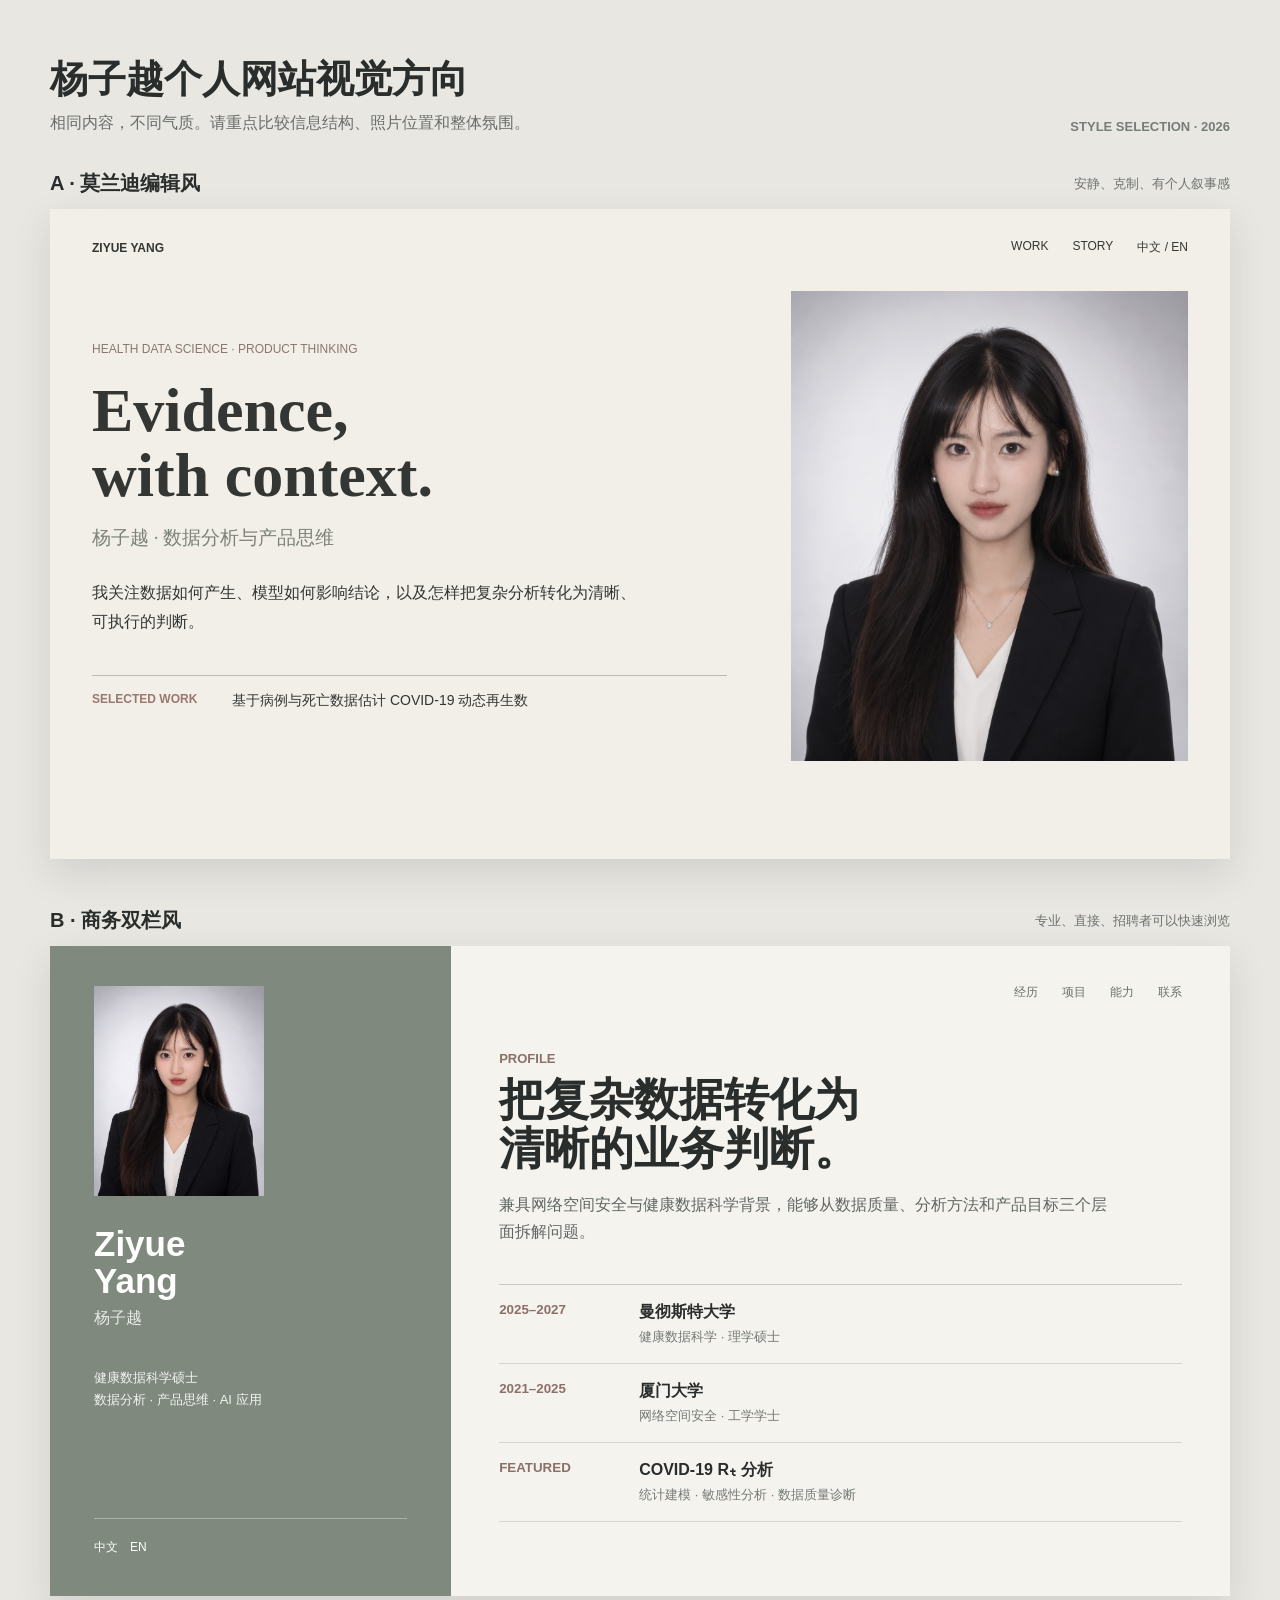
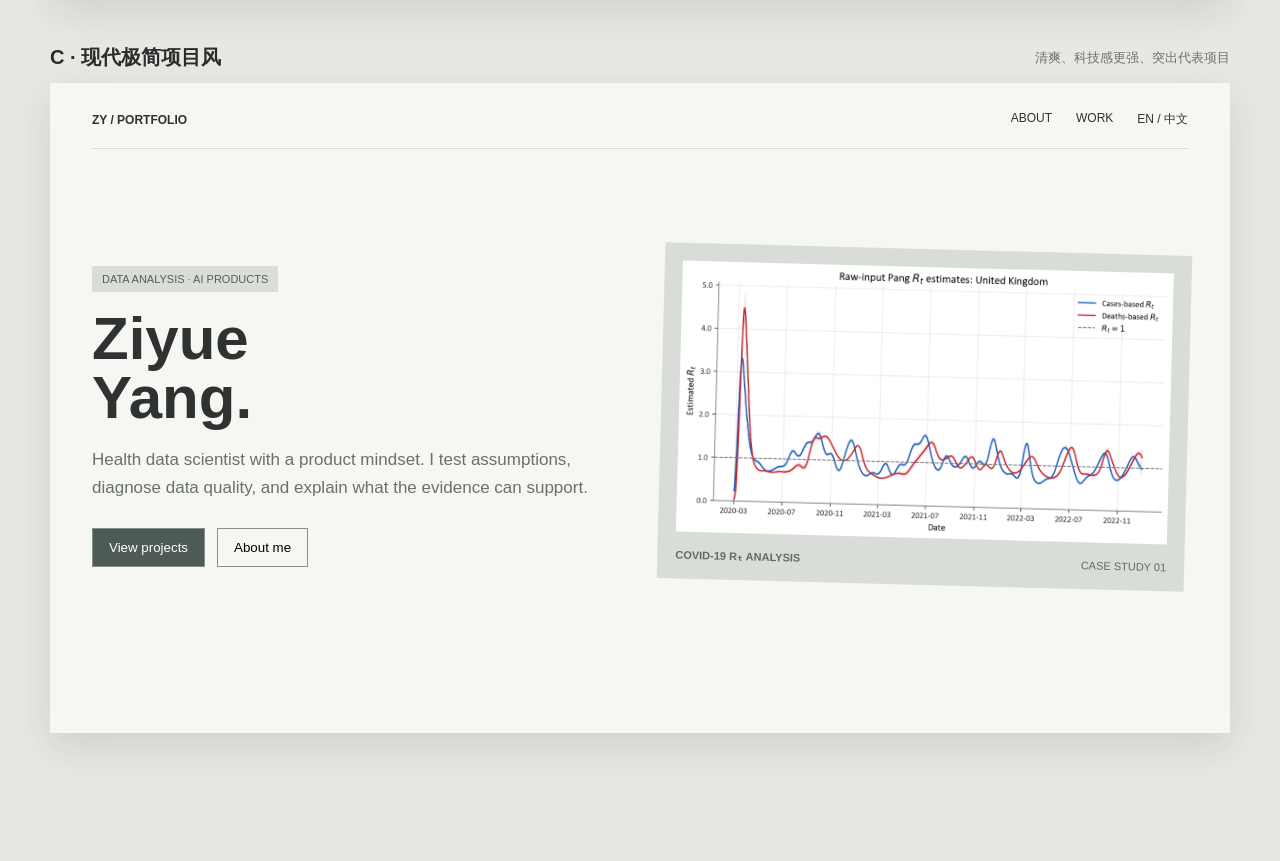
<file: style-options.html>
<!doctype html>
<html lang="zh-CN">
<head>
  <meta charset="utf-8">
  <meta name="viewport" content="width=device-width, initial-scale=1">
  <title>杨子越个人网站视觉方向</title>
  <style>
    *{box-sizing:border-box}body{margin:0;background:#e9e7e2;color:#292d2c;font-family:"Microsoft YaHei",Arial,sans-serif}.page{width:min(1180px,calc(100% - 36px));margin:auto;padding:54px 0 80px}.intro{display:flex;justify-content:space-between;gap:30px;align-items:end;margin-bottom:36px}.intro h1{font-size:38px;margin:0 0 8px}.intro p{margin:0;color:#696e6b}.intro strong{font-size:13px;color:#777d78}.option{margin:0 0 48px}.label{display:flex;justify-content:space-between;align-items:center;margin:0 0 12px}.label h2{font-size:20px;margin:0}.label p{margin:0;color:#6d726f;font-size:13px}.mock{height:650px;overflow:hidden;box-shadow:0 14px 36px rgba(38,41,39,.12)}
    .a{background:#f2efe9;color:#333633;padding:30px 42px;font-family:Georgia,"Songti SC",serif}.a nav,.c nav{display:flex;justify-content:space-between;align-items:center;font-family:Arial,sans-serif;font-size:12px}.a .links,.c .links{display:flex;gap:24px}.a .a-body{display:grid;grid-template-columns:1.2fr .75fr;gap:64px;align-items:center;height:540px}.a .index{font:12px Arial;color:#8a776f;margin-bottom:22px}.a h3{font-size:62px;line-height:1.05;margin:0}.a .role{font-size:19px;color:#7b8278;margin:17px 0 28px}.a .summary{max-width:550px;font-size:16px;line-height:1.8}.a .a-project{margin-top:38px;border-top:1px solid #b9b9af;padding-top:16px;display:grid;grid-template-columns:120px 1fr;gap:20px;font-family:Arial,sans-serif}.a .a-project strong{font-size:12px;color:#9c7770}.a .a-project span{font-size:14px}.a img{width:100%;height:470px;object-fit:cover;object-position:center 25%;filter:saturate(.78) contrast(.96)}
    .b{background:#f5f3ee;display:grid;grid-template-columns:34% 66%;font-family:Arial,"Microsoft YaHei",sans-serif}.b aside{background:#7f897e;color:#fff;padding:40px 44px;display:flex;flex-direction:column}.b aside img{width:170px;height:210px;object-fit:cover;object-position:center 24%;margin-bottom:30px}.b aside h3{font-size:35px;line-height:1.05;margin:0}.b aside .cn{font-size:16px;opacity:.82;margin:8px 0 25px}.b aside p{font-size:13px;line-height:1.7;opacity:.9}.b .switch{margin-top:auto;border-top:1px solid rgba(255,255,255,.35);padding-top:20px;font-size:12px}.b main{padding:38px 48px}.b nav{display:flex;justify-content:flex-end;gap:24px;font-size:12px;color:#68706b}.b h4{font-size:13px;color:#8d6f69;text-transform:uppercase;margin:50px 0 10px}.b h2{font-family:Georgia,"Songti SC",serif;font-size:45px;line-height:1.08;margin:0 0 18px}.b .lead{font-size:16px;line-height:1.7;color:#606762;max-width:610px}.b .experience{margin-top:38px;border-top:1px solid #c9cbc5}.b .row{display:grid;grid-template-columns:120px 1fr;gap:20px;padding:17px 0;border-bottom:1px solid #d5d6d1}.b .row small{color:#8d6f69;font-weight:700}.b .row strong{display:block;margin-bottom:4px}.b .row span{color:#747a76;font-size:13px}
    .c{background:#f6f6f3;color:#2e3332;padding:28px 42px;font-family:Arial,"Microsoft YaHei",sans-serif}.c nav{padding-bottom:20px;border-bottom:1px solid #d8dbd6}.c .c-body{display:grid;grid-template-columns:1fr 1fr;gap:42px;align-items:center;height:535px}.c .tag{display:inline-block;background:#d9ded7;padding:7px 10px;font-size:11px;color:#566058}.c h3{font-size:60px;line-height:.98;margin:18px 0}.c .desc{font-size:17px;line-height:1.65;color:#69716d;max-width:510px}.c .buttons{display:flex;gap:12px;margin-top:26px}.c button{border:1px solid #879187;background:transparent;padding:11px 16px}.c button:first-child{background:#4e5a55;color:white}.c .project-image{background:#d9ddd8;padding:18px;transform:rotate(1.5deg)}.c .project-image img{width:100%;background:white}.c .caption{display:flex;justify-content:space-between;font-size:11px;margin-top:13px;color:#626a66}
    @media(max-width:760px){.intro{display:block}.intro strong{display:block;margin-top:10px}.mock{height:auto}.a .a-body,.c .c-body,.b{grid-template-columns:1fr}.a img{height:320px}.b aside{min-height:520px}.option{overflow:auto}.mock{min-width:700px}}
  </style>
</head>
<body>
  <div class="page">
    <header class="intro"><div><h1>杨子越个人网站视觉方向</h1><p>相同内容，不同气质。请重点比较信息结构、照片位置和整体氛围。</p></div><strong>STYLE SELECTION · 2026</strong></header>
    <section class="option"><div class="label"><h2>A · 莫兰迪编辑风</h2><p>安静、克制、有个人叙事感</p></div><div class="mock a"><nav><b>ZIYUE YANG</b><div class="links"><span>WORK</span><span>STORY</span><span>中文 / EN</span></div></nav><div class="a-body"><div><div class="index">HEALTH DATA SCIENCE · PRODUCT THINKING</div><h3>Evidence,<br>with context.</h3><p class="role">杨子越 · 数据分析与产品思维</p><p class="summary">我关注数据如何产生、模型如何影响结论，以及怎样把复杂分析转化为清晰、可执行的判断。</p><div class="a-project"><strong>SELECTED WORK</strong><span>基于病例与死亡数据估计 COVID-19 动态再生数</span></div></div><img src="assets/ziyue-yang-portrait.png" alt="杨子越职业照"></div></div></section>
    <section class="option"><div class="label"><h2>B · 商务双栏风</h2><p>专业、直接、招聘者可以快速浏览</p></div><div class="mock b"><aside><img src="assets/ziyue-yang-portrait.png" alt="杨子越职业照"><h3>Ziyue<br>Yang</h3><div class="cn">杨子越</div><p>健康数据科学硕士<br>数据分析 · 产品思维 · AI 应用</p><div class="switch">中文　EN</div></aside><main><nav><span>经历</span><span>项目</span><span>能力</span><span>联系</span></nav><h4>Profile</h4><h2>把复杂数据转化为<br>清晰的业务判断。</h2><p class="lead">兼具网络空间安全与健康数据科学背景，能够从数据质量、分析方法和产品目标三个层面拆解问题。</p><div class="experience"><div class="row"><small>2025–2027</small><div><strong>曼彻斯特大学</strong><span>健康数据科学 · 理学硕士</span></div></div><div class="row"><small>2021–2025</small><div><strong>厦门大学</strong><span>网络空间安全 · 工学学士</span></div></div><div class="row"><small>FEATURED</small><div><strong>COVID-19 Rₜ 分析</strong><span>统计建模 · 敏感性分析 · 数据质量诊断</span></div></div></div></main></div></section>
    <section class="option"><div class="label"><h2>C · 现代极简项目风</h2><p>清爽、科技感更强、突出代表项目</p></div><div class="mock c"><nav><b>ZY / PORTFOLIO</b><div class="links"><span>ABOUT</span><span>WORK</span><span>EN / 中文</span></div></nav><div class="c-body"><div><span class="tag">DATA ANALYSIS · AI PRODUCTS</span><h3>Ziyue<br>Yang.</h3><p class="desc">Health data scientist with a product mindset. I test assumptions, diagnose data quality, and explain what the evidence can support.</p><div class="buttons"><button>View projects</button><button>About me</button></div></div><div class="project-image"><img src="assets/uk-rt.png" alt="COVID-19 R t analysis"><div class="caption"><b>COVID-19 Rₜ ANALYSIS</b><span>CASE STUDY 01</span></div></div></div></div></section>
  </div>
</body>
</html>
</file>
